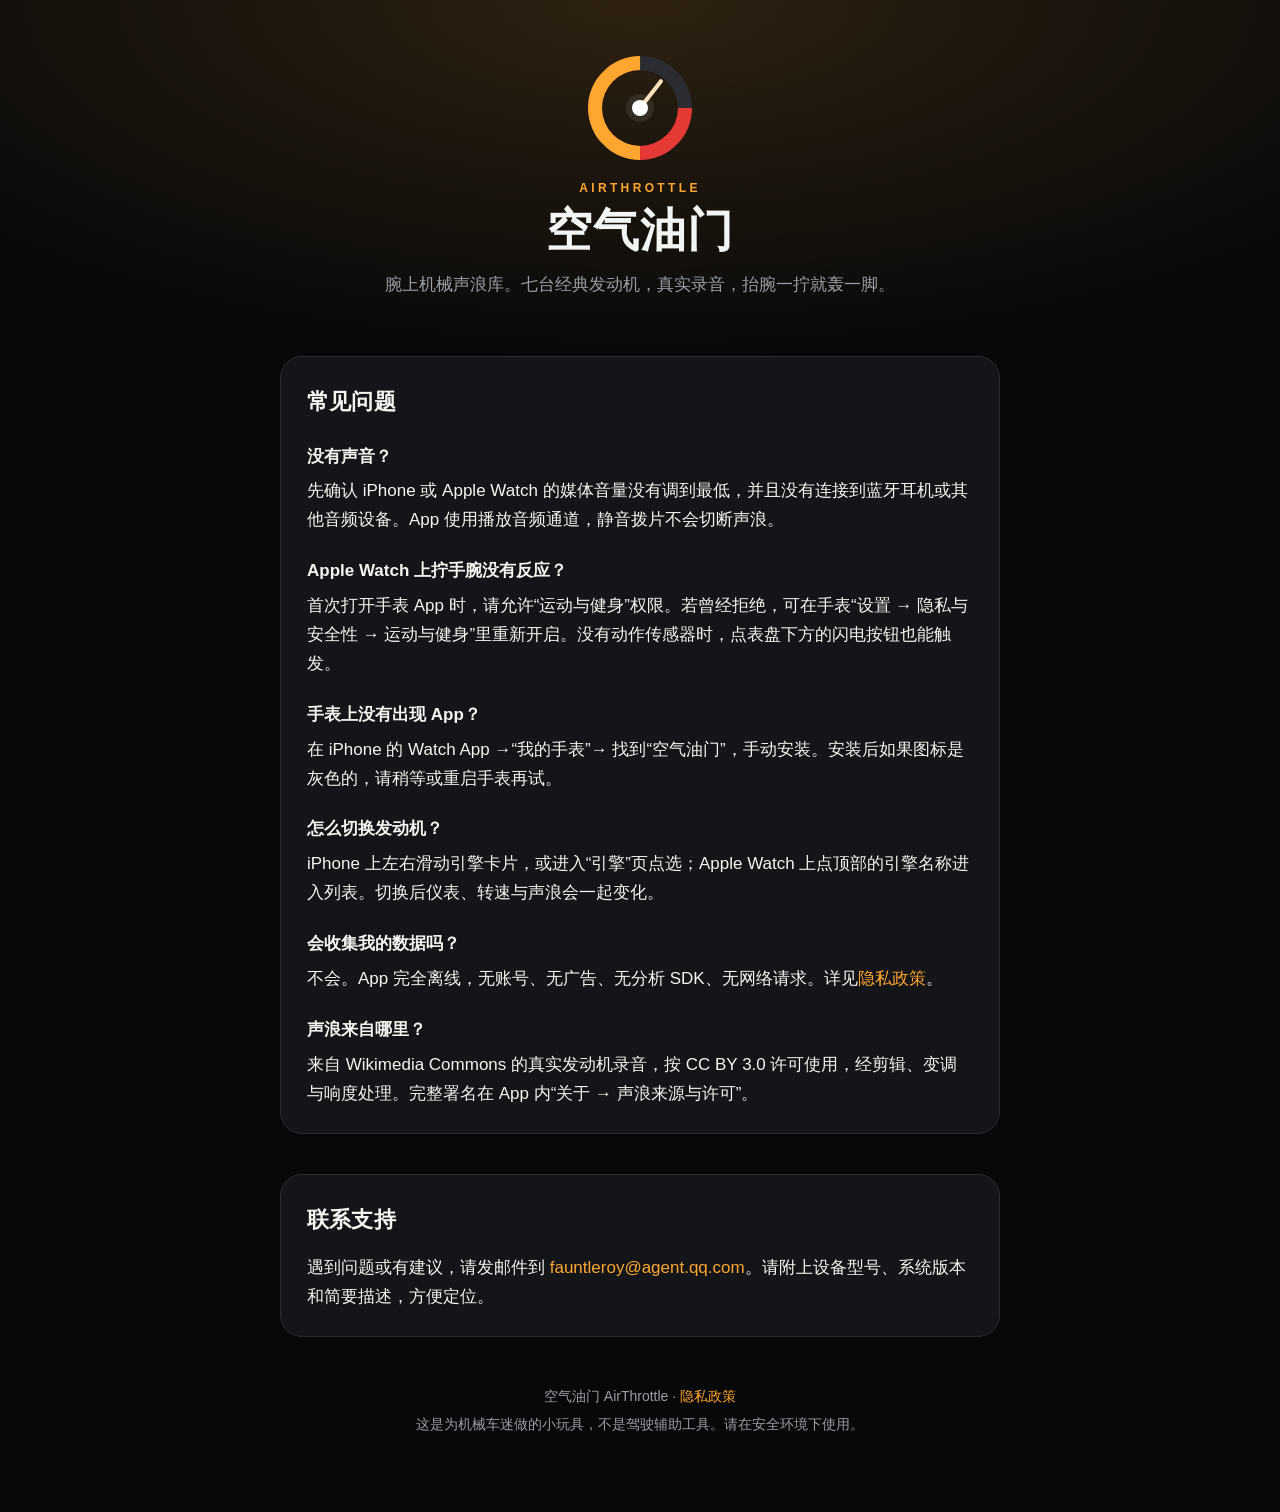
<file: index.html>
<!doctype html>
<html lang="zh-CN">
<head>
<meta charset="utf-8">
<meta name="viewport" content="width=device-width, initial-scale=1">
<title>空气油门 AirThrottle · 支持</title>
<link rel="stylesheet" href="styles.css">
</head>
<body>
<main>
  <header class="hero">
    <div class="mark" aria-hidden="true">
      <div class="ring"></div>
      <div class="needle"></div>
      <div class="hub"></div>
    </div>
    <p class="eyebrow">AIRTHROTTLE</p>
    <h1>空气油门</h1>
    <p class="lede">腕上机械声浪库。七台经典发动机，真实录音，抬腕一拧就轰一脚。</p>
  </header>

  <section>
    <h2>常见问题</h2>

    <h3>没有声音？</h3>
    <p>先确认 iPhone 或 Apple Watch 的媒体音量没有调到最低，并且没有连接到蓝牙耳机或其他音频设备。App 使用播放音频通道，静音拨片不会切断声浪。</p>

    <h3>Apple Watch 上拧手腕没有反应？</h3>
    <p>首次打开手表 App 时，请允许“运动与健身”权限。若曾经拒绝，可在手表“设置 → 隐私与安全性 → 运动与健身”里重新开启。没有动作传感器时，点表盘下方的闪电按钮也能触发。</p>

    <h3>手表上没有出现 App？</h3>
    <p>在 iPhone 的 Watch App →“我的手表”→ 找到“空气油门”，手动安装。安装后如果图标是灰色的，请稍等或重启手表再试。</p>

    <h3>怎么切换发动机？</h3>
    <p>iPhone 上左右滑动引擎卡片，或进入“引擎”页点选；Apple Watch 上点顶部的引擎名称进入列表。切换后仪表、转速与声浪会一起变化。</p>

    <h3>会收集我的数据吗？</h3>
    <p>不会。App 完全离线，无账号、无广告、无分析 SDK、无网络请求。详见<a href="privacy.html">隐私政策</a>。</p>

    <h3>声浪来自哪里？</h3>
    <p>来自 Wikimedia Commons 的真实发动机录音，按 CC BY 3.0 许可使用，经剪辑、变调与响度处理。完整署名在 App 内“关于 → 声浪来源与许可”。</p>
  </section>

  <section>
    <h2>联系支持</h2>
    <p>遇到问题或有建议，请发邮件到 <a href="mailto:fauntleroy@agent.qq.com">fauntleroy@agent.qq.com</a>。请附上设备型号、系统版本和简要描述，方便定位。</p>
  </section>

  <footer>
    <p>空气油门 AirThrottle · <a href="privacy.html">隐私政策</a></p>
    <p>这是为机械车迷做的小玩具，不是驾驶辅助工具。请在安全环境下使用。</p>
  </footer>
</main>
</body>
</html>
</file>
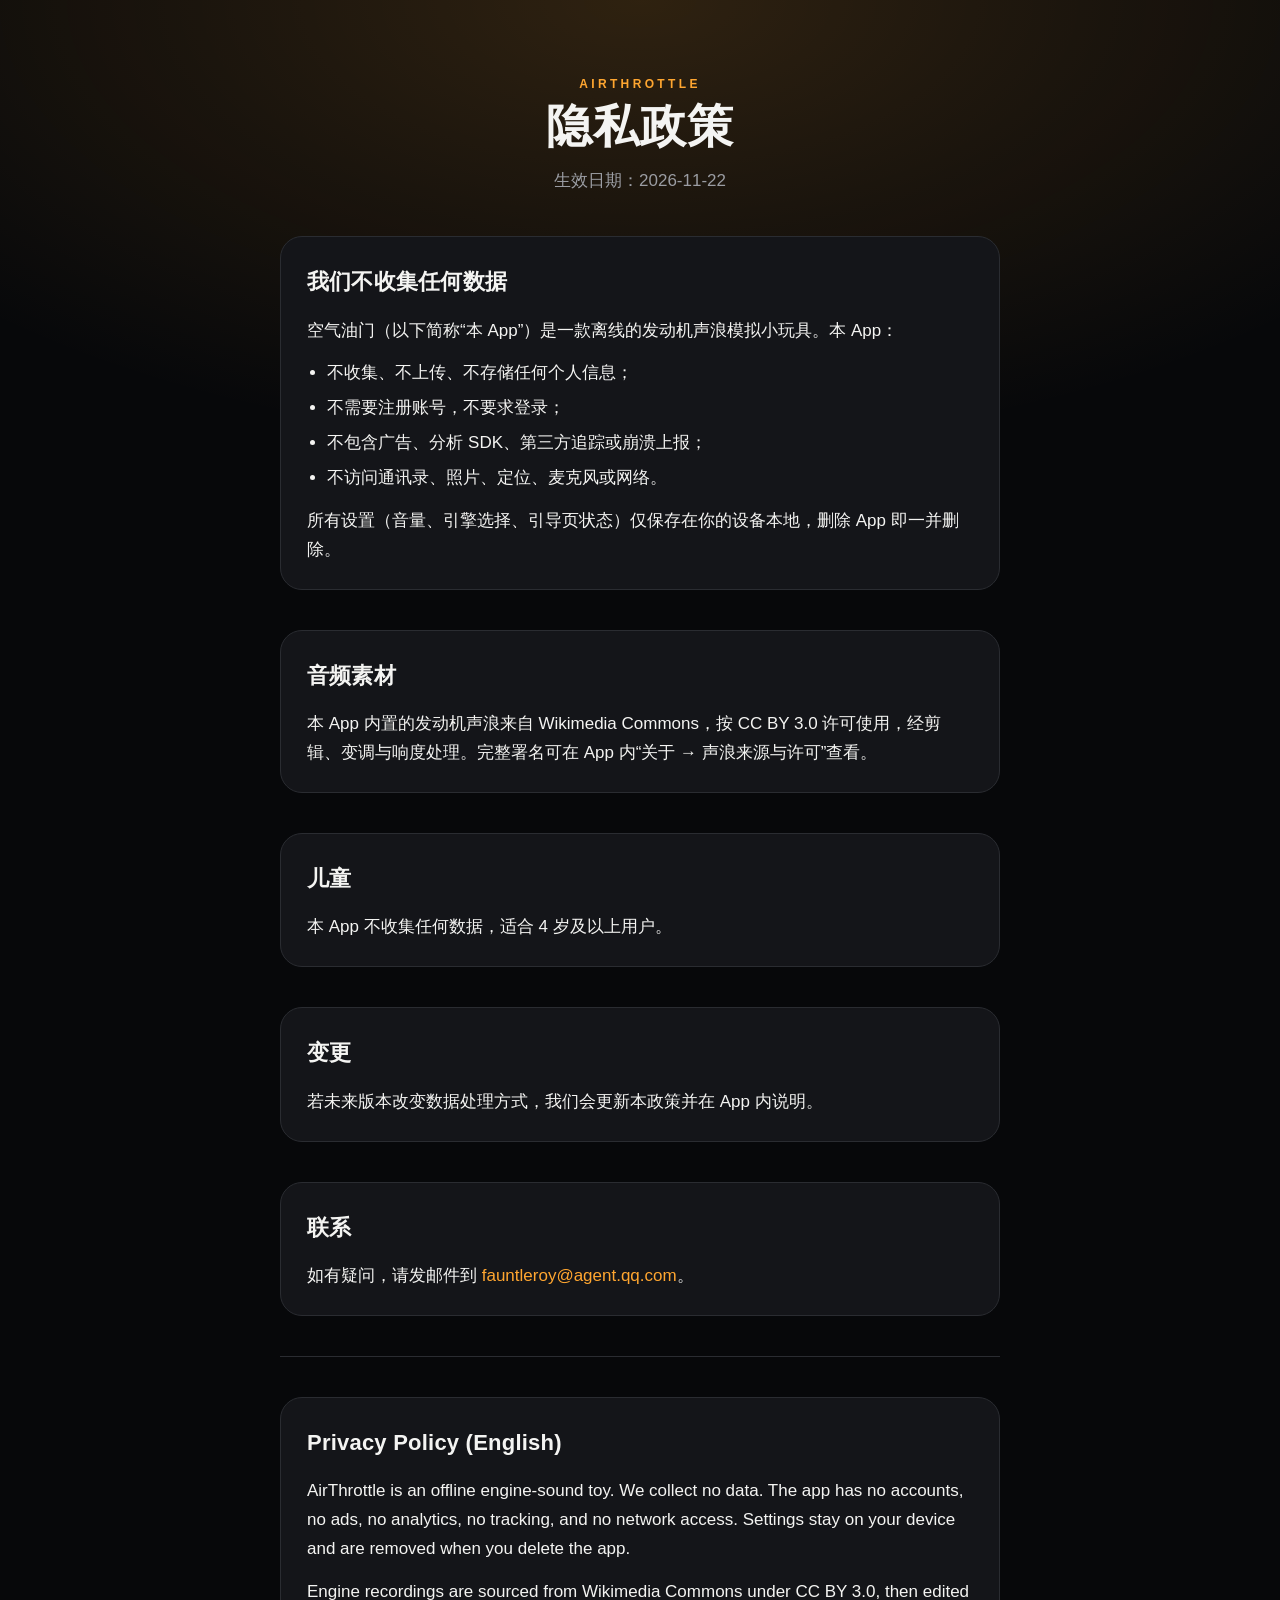
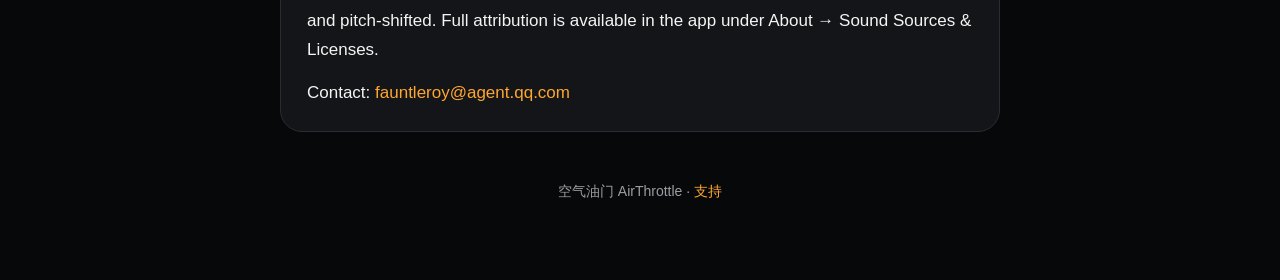
<file: privacy.html>
<!doctype html>
<html lang="zh-CN">
<head>
<meta charset="utf-8">
<meta name="viewport" content="width=device-width, initial-scale=1">
<title>空气油门 AirThrottle · 隐私政策</title>
<link rel="stylesheet" href="styles.css">
</head>
<body>
<main>
  <header class="hero small">
    <p class="eyebrow">AIRTHROTTLE</p>
    <h1>隐私政策</h1>
    <p class="lede">生效日期：2026-11-22</p>
  </header>

  <section>
    <h2>我们不收集任何数据</h2>
    <p>空气油门（以下简称“本 App”）是一款离线的发动机声浪模拟小玩具。本 App：</p>
    <ul>
      <li>不收集、不上传、不存储任何个人信息；</li>
      <li>不需要注册账号，不要求登录；</li>
      <li>不包含广告、分析 SDK、第三方追踪或崩溃上报；</li>
      <li>不访问通讯录、照片、定位、麦克风或网络。</li>
    </ul>
    <p>所有设置（音量、引擎选择、引导页状态）仅保存在你的设备本地，删除 App 即一并删除。</p>
  </section>

  <section>
    <h2>音频素材</h2>
    <p>本 App 内置的发动机声浪来自 Wikimedia Commons，按 CC BY 3.0 许可使用，经剪辑、变调与响度处理。完整署名可在 App 内“关于 → 声浪来源与许可”查看。</p>
  </section>

  <section>
    <h2>儿童</h2>
    <p>本 App 不收集任何数据，适合 4 岁及以上用户。</p>
  </section>

  <section>
    <h2>变更</h2>
    <p>若未来版本改变数据处理方式，我们会更新本政策并在 App 内说明。</p>
  </section>

  <section>
    <h2>联系</h2>
    <p>如有疑问，请发邮件到 <a href="mailto:fauntleroy@agent.qq.com">fauntleroy@agent.qq.com</a>。</p>
  </section>

  <hr>

  <section lang="en">
    <h2>Privacy Policy (English)</h2>
    <p>AirThrottle is an offline engine-sound toy. We collect no data. The app has no accounts, no ads, no analytics, no tracking, and no network access. Settings stay on your device and are removed when you delete the app.</p>
    <p>Engine recordings are sourced from Wikimedia Commons under CC BY 3.0, then edited and pitch-shifted. Full attribution is available in the app under About → Sound Sources &amp; Licenses.</p>
    <p>Contact: <a href="mailto:fauntleroy@agent.qq.com">fauntleroy@agent.qq.com</a></p>
  </section>

  <footer>
    <p>空气油门 AirThrottle · <a href="index.html">支持</a></p>
  </footer>
</main>
</body>
</html>
</file>
<file: styles.css>
:root {
  --bg: #07080a;
  --panel: #141519;
  --line: #2a2c31;
  --text: #f4f4f2;
  --muted: #9b9da3;
  --orange: #ffa630;
  --red: #e53935;
}

* { box-sizing: border-box; }

html { background: var(--bg); }

body {
  margin: 0;
  background:
    radial-gradient(120% 40% at 50% 0%, rgba(255, 166, 48, 0.16) 0%, rgba(7, 8, 10, 0) 60%),
    var(--bg);
  color: var(--text);
  font: 17px/1.7 -apple-system, BlinkMacSystemFont, "PingFang SC", "Hiragino Sans GB", sans-serif;
  -webkit-font-smoothing: antialiased;
}

main {
  width: min(720px, calc(100% - 40px));
  margin: 0 auto;
  padding: 56px 0 72px;
}

.hero { text-align: center; margin-bottom: 56px; }
.hero.small { margin-bottom: 40px; }

.eyebrow {
  margin: 18px 0 6px;
  color: var(--orange);
  font-size: 12px;
  font-weight: 700;
  letter-spacing: 0.28em;
}

h1 {
  margin: 0;
  font-size: clamp(34px, 7vw, 46px);
  line-height: 1.15;
  letter-spacing: 0.02em;
}

.lede { margin: 14px auto 0; max-width: 34em; color: var(--muted); }

.mark {
  position: relative;
  width: 104px;
  height: 104px;
  margin: 0 auto;
}

.ring {
  position: absolute;
  inset: 0;
  border-radius: 50%;
  border: 14px solid var(--line);
  border-left-color: var(--orange);
  border-bottom-color: var(--orange);
  border-right-color: var(--red);
  transform: rotate(45deg);
}

.needle {
  position: absolute;
  left: 50%;
  top: 50%;
  width: 4px;
  height: 36px;
  background: #ffe2ba;
  border-radius: 2px;
  transform-origin: 50% 100%;
  transform: translate(-50%, -100%) rotate(38deg);
}

.hub {
  position: absolute;
  left: 50%;
  top: 50%;
  width: 16px;
  height: 16px;
  margin: -8px 0 0 -8px;
  border-radius: 50%;
  background: #fff;
  box-shadow: 0 0 0 6px rgba(255, 255, 255, 0.08);
}

section {
  margin: 0 0 40px;
  padding: 26px 26px 10px;
  background: var(--panel);
  border: 1px solid var(--line);
  border-radius: 22px;
}

h2 {
  margin: 0 0 16px;
  font-size: 22px;
  letter-spacing: 0.01em;
}

h3 { margin: 22px 0 6px; font-size: 17px; }
p { margin: 0 0 14px; }
ul { margin: 0 0 14px; padding-left: 1.2em; }
li { margin: 0 0 6px; }
a { color: var(--orange); text-decoration: none; }
a:hover { text-decoration: underline; }

hr {
  border: 0;
  border-top: 1px solid var(--line);
  margin: 8px 0 40px;
}

footer {
  color: var(--muted);
  text-align: center;
  font-size: 14px;
  margin-top: 48px;
}

footer p { margin: 4px 0; }

@media (max-width: 480px) {
  main { padding-top: 40px; }
  section { padding: 22px 20px 6px; border-radius: 18px; }
}
</file>
